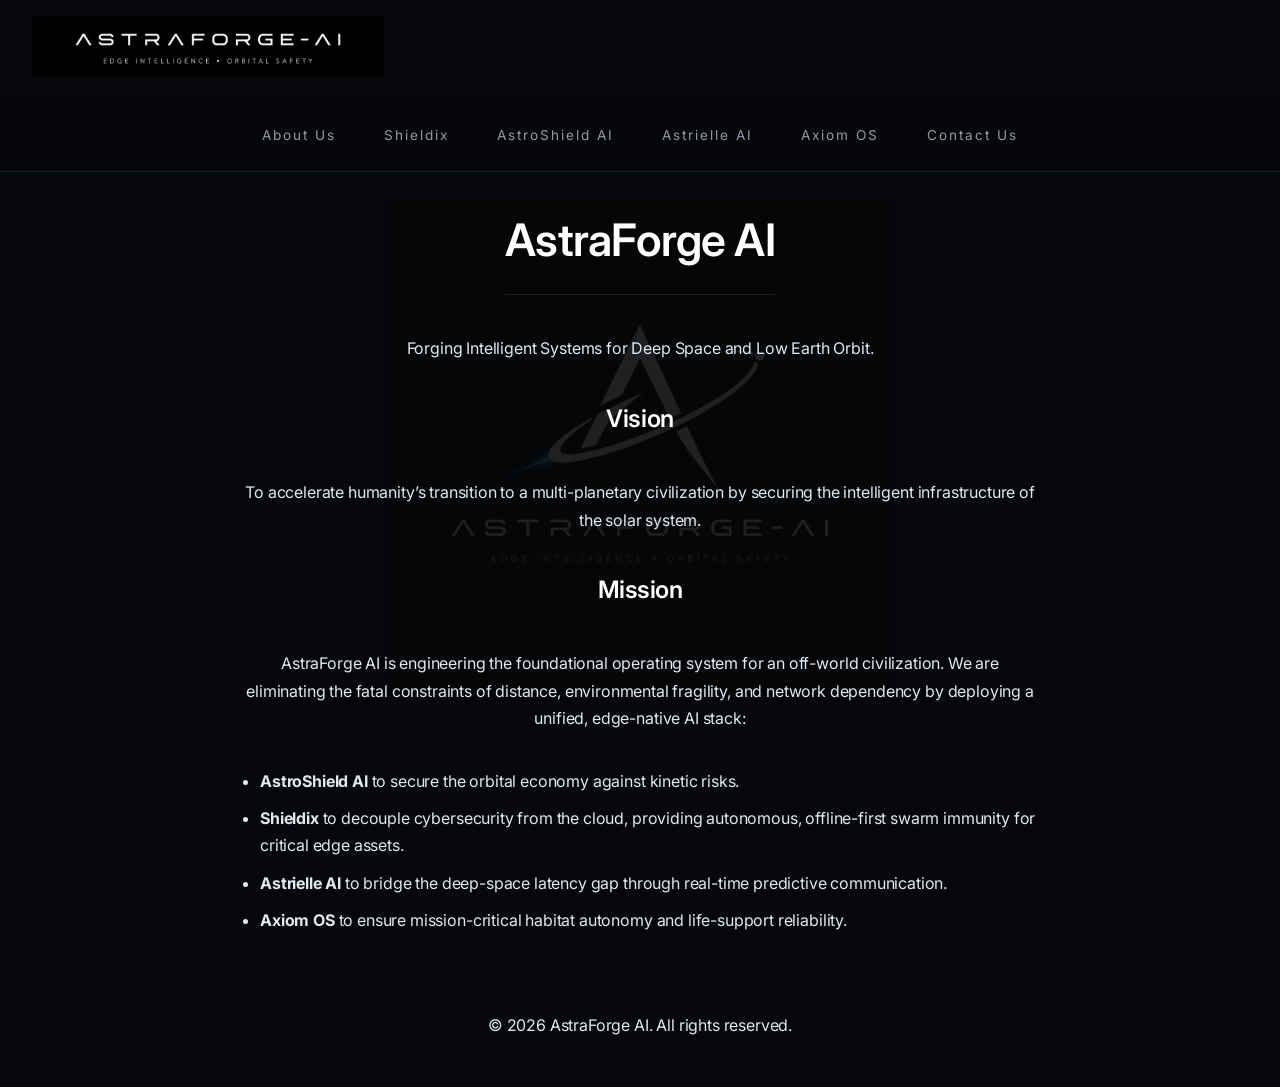
<file: index.html>
<!DOCTYPE html>
<html lang="en">
<head>
    <meta charset="UTF-8">
    <meta name="viewport" content="width=device-width, initial-scale=1.0">
    <title>AstraForge AI</title>
    <link rel="stylesheet" href="style.css?v=20">
    <link rel="icon" type="image/png" href="favicon.png">
</head>
<body>
<div class="top-logo-wrapper">
    <img src="name.png" alt="AstraForge AI Logo" class="top-logo">
</div>
    <nav>
        <a href="index.html">About Us</a>
        <a href="shieldix.html">Shieldix</a>
        <a href="astroshield.html">AstroShield AI</a>
        <a href="astrielle.html">Astrielle AI</a>
        <a href="axiom-os.html">Axiom OS</a>
        <a href="contact.html">Contact Us</a>
    </nav>

    <div class="container">
        <h1>AstraForge AI</h1>
        <p>Forging Intelligent Systems for Deep Space and Low Earth Orbit.</p>

        <h2>Vision</h2>
        <p>To accelerate humanity’s transition to a multi-planetary civilization by securing the intelligent infrastructure of the solar system.</p>

        <h2>Mission</h2>
        <p>AstraForge AI is engineering the foundational operating system for an off-world civilization. We are eliminating the fatal constraints of distance, environmental fragility, and network dependency by deploying a unified, edge-native AI stack:</p>
        
        <ul>
            <li><strong>AstroShield AI</strong> to secure the orbital economy against kinetic risks.</li>
            <li><strong>Shieldix</strong> to decouple cybersecurity from the cloud, providing autonomous, offline-first swarm immunity for critical edge assets.</li>
            <li><strong>Astrielle AI</strong> to bridge the deep-space latency gap through real-time predictive communication.</li>
            <li><strong>Axiom OS</strong> to ensure mission-critical habitat autonomy and life-support reliability.</li>
        </ul>
        
    </div>
<footer>
    <div class="container">
        <p>&copy; 2026 AstraForge AI. All rights reserved.</p>
    </div>
</footer>
</body>
</html>
</file>
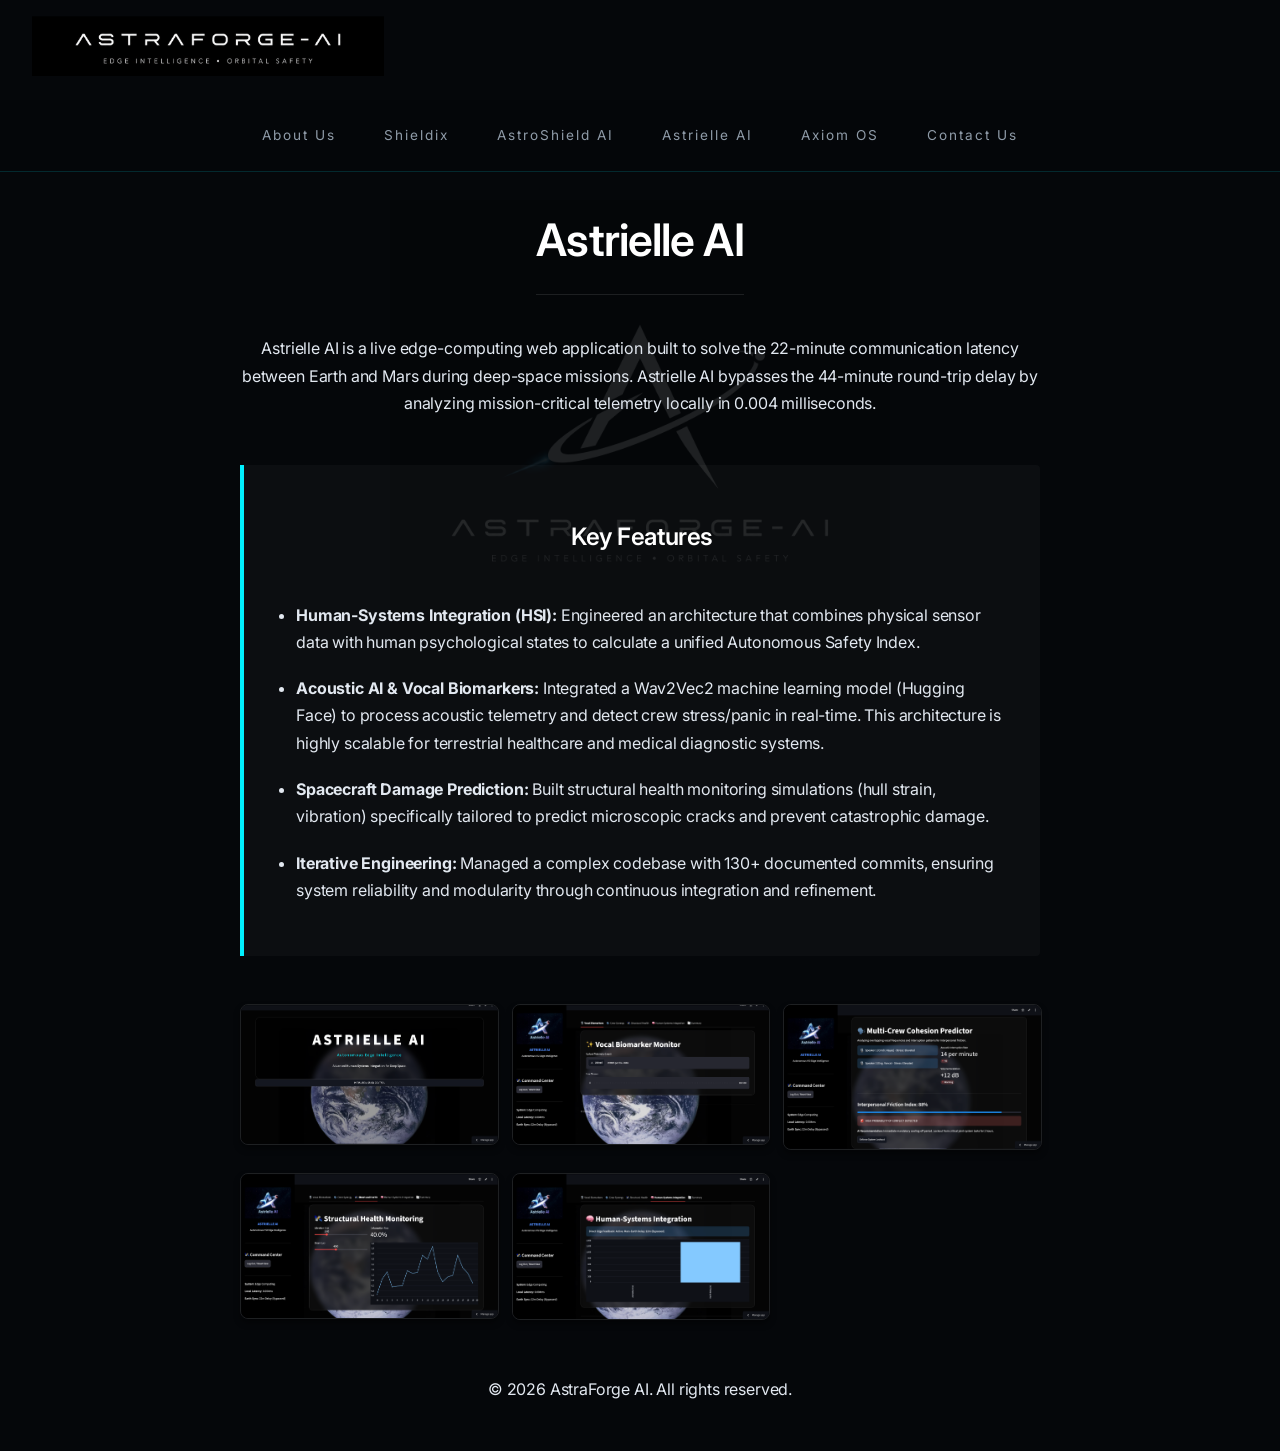
<file: astrielle.html>
<!DOCTYPE html>
<html lang="en">
<head>
    <meta charset="UTF-8">
    <meta name="viewport" content="width=device-width, initial-scale=1.0">
    <title>Astrielle AI | AstraForge</title>
    <link rel="stylesheet" href="style.css?v=14">
    <link rel="icon" type="image/png" href="favicon.png">
</head>
<body>
<div class="top-logo-wrapper">
    <img src="name.png" alt="AstraForge AI Logo" class="top-logo">
</div>
   <nav>
        <a href="index.html">About Us</a>
        <a href="shieldix.html">Shieldix</a>
        <a href="astroshield.html">AstroShield AI</a>
        <a href="astrielle.html">Astrielle AI</a>
        <a href="axiom-os.html">Axiom OS</a>
        <a href="contact.html">Contact Us</a>
    </nav>

    <div class="container">
        <h1>Astrielle AI</h1>
        <p>Astrielle AI is a live edge-computing web application built to solve the 22-minute communication latency between Earth and Mars during deep-space missions. Astrielle AI bypasses the 44-minute round-trip delay by analyzing mission-critical telemetry locally in 0.004 milliseconds.</p>

        <div class="tech-box">
            <h2>Key Features</h2>
            <ul>
                <li><strong>Human-Systems Integration (HSI):</strong> Engineered an architecture that combines physical sensor data with human psychological states to calculate a unified Autonomous Safety Index.</li>
                <li><strong>Acoustic AI & Vocal Biomarkers:</strong> Integrated a Wav2Vec2 machine learning model (Hugging Face) to process acoustic telemetry and detect crew stress/panic in real-time. This architecture is highly scalable for terrestrial healthcare and medical diagnostic systems.</li>
                <li><strong>Spacecraft Damage Prediction:</strong> Built structural health monitoring simulations (hull strain, vibration) specifically tailored to predict microscopic cracks and prevent catastrophic damage.</li>
                <li><strong>Iterative Engineering:</strong> Managed a complex codebase with 130+ documented commits, ensuring system reliability and modularity through continuous integration and refinement.</li>
            </ul>
        </div>

        <div class="image-gallery">
            <a href="a1.png" target="_blank"><img src="a1.png" alt="Astrielle AI Milestone 1"></a>
            <a href="a2.png" target="_blank"><img src="a2.png" alt="Astrielle AI Milestone 2"></a>
            <a href="a3.png" target="_blank"><img src="a3.png" alt="Astrielle AI Milestone 3"></a>
            <a href="a4.png" target="_blank"><img src="a4.png" alt="Astrielle AI Milestone 4"></a>
            <a href="a5.png" target="_blank"><img src="a5.png" alt="Astrielle AI Milestone 5"></a>
        </div>
    </div>
    <footer>
    <div class="container">
        <p>&copy; 2026 AstraForge AI. All rights reserved.</p>
    </div>
</footer>
</body>
</html>
</file>
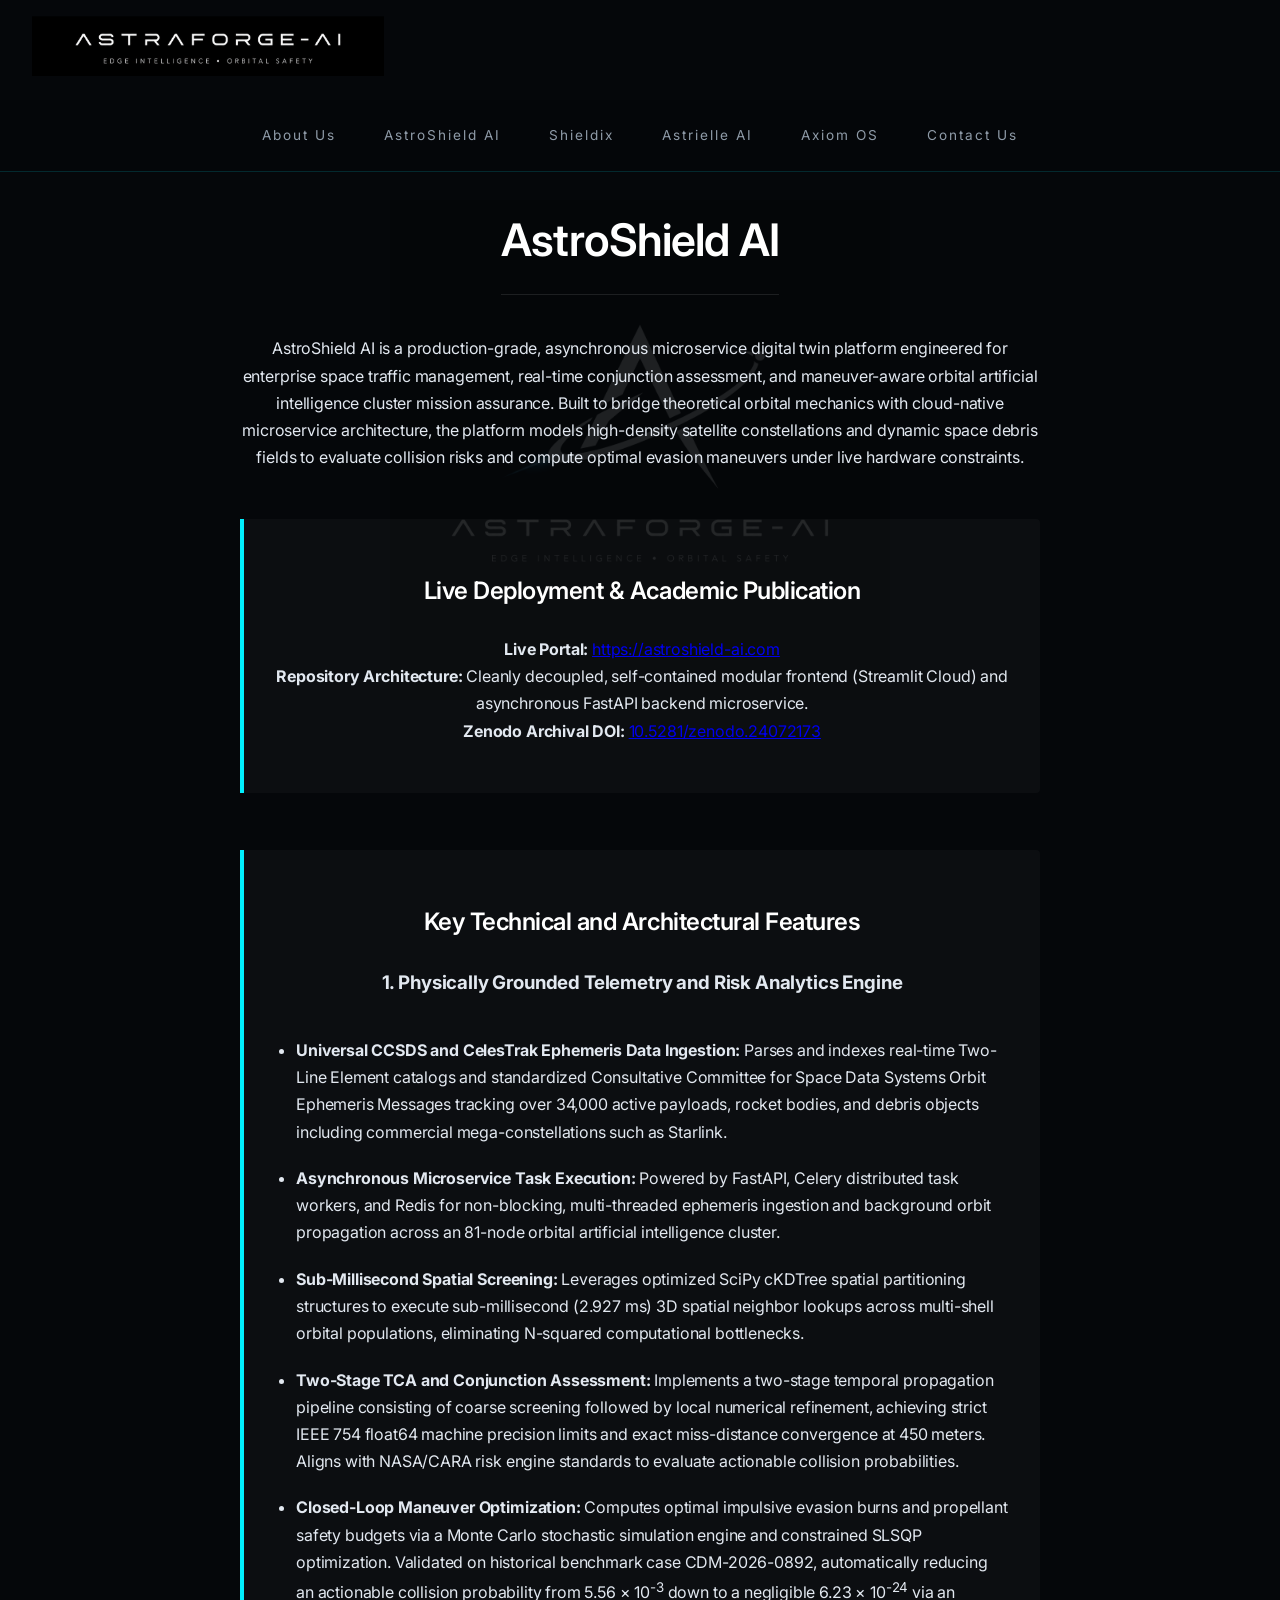
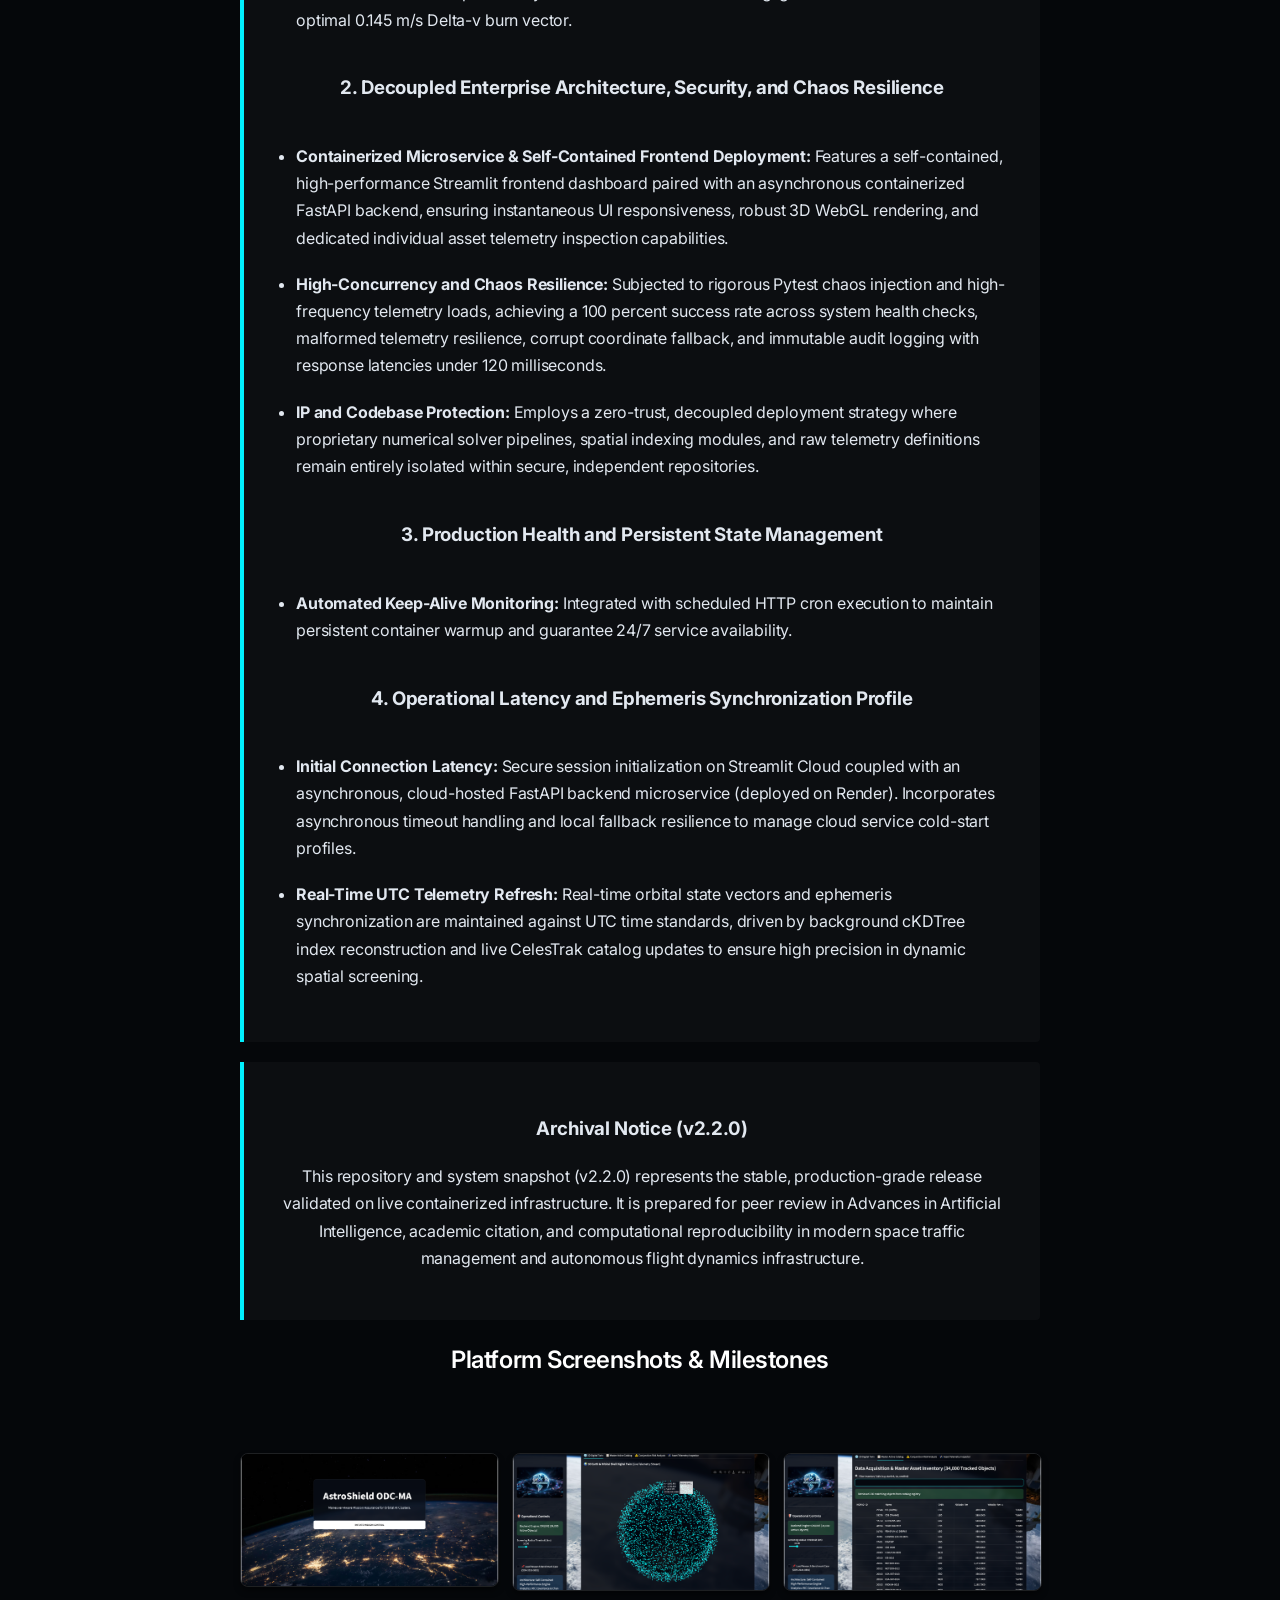
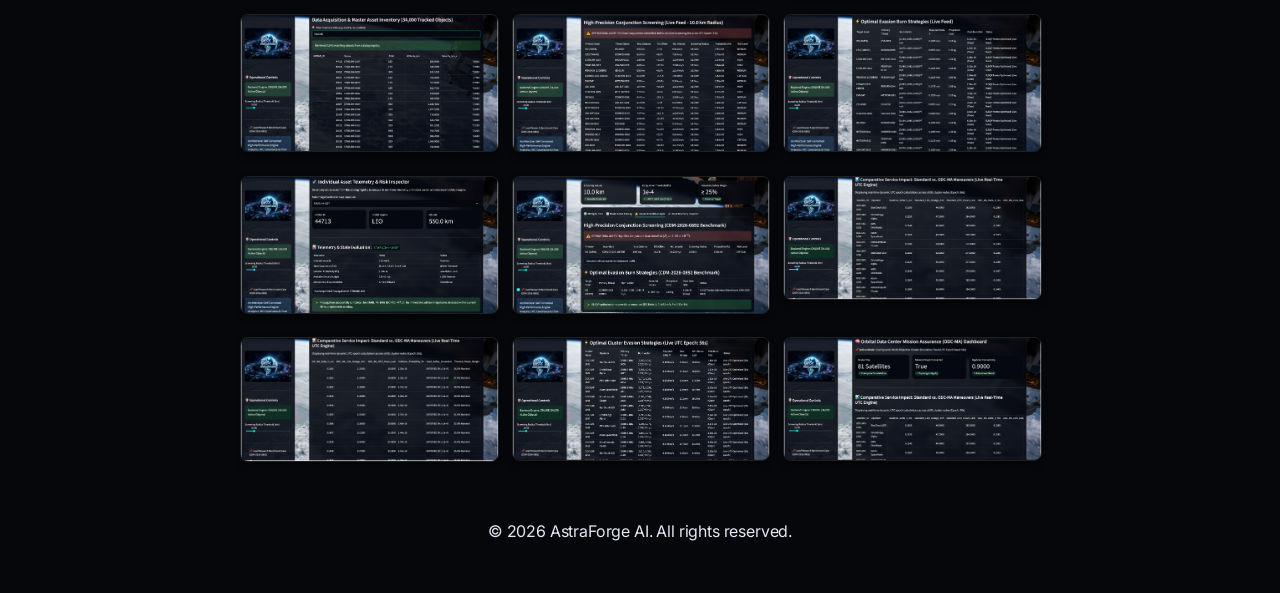
<file: astroshield.html>
<!DOCTYPE html>
<html lang="en">
<head>
    <meta charset="UTF-8">
    <meta name="viewport" content="width=device-width, initial-scale=1.0">
    <title>AstroShield AI | AstraForge AI</title>
    <link rel="stylesheet" href="style.css?v=22">
    <link rel="icon" type="image/png" href="favicon.png">
</head>
<body>
<div class="top-logo-wrapper">
    <img src="name.png" alt="AstraForge AI Logo" class="top-logo">
</div>
    <nav>
        <a href="index.html">About Us</a>
        <a href="astroshield.html">AstroShield AI</a>
        <a href="shieldix.html">Shieldix</a>
        <a href="astrielle.html">Astrielle AI</a>
        <a href="axiom-os.html">Axiom OS</a>
        <a href="contact.html">Contact Us</a>
    </nav>

    <div class="container">
        <h1>AstroShield AI</h1>
        <p>AstroShield AI is a production-grade, asynchronous microservice digital twin platform engineered for enterprise space traffic management, real-time conjunction assessment, and maneuver-aware orbital artificial intelligence cluster mission assurance. Built to bridge theoretical orbital mechanics with cloud-native microservice architecture, the platform models high-density satellite constellations and dynamic space debris fields to evaluate collision risks and compute optimal evasion maneuvers under live hardware constraints.</p>

        <!-- Publication & Live App Links -->
        <div class="tech-box" style="margin-bottom: 25px;">
            <h2>Live Deployment &amp; Academic Publication</h2>
            <p>
                <strong>Live Portal:</strong> <a href="https://astroshield-ai.com" target="_blank">https://astroshield-ai.com</a><br>
                <strong>Repository Architecture:</strong> Cleanly decoupled, self-contained modular frontend (Streamlit Cloud) and asynchronous FastAPI backend microservice.<br>
                <strong>Zenodo Archival DOI:</strong> <a href="https://doi.org/10.5281/zenodo.24072173" target="_blank">10.5281/zenodo.24072173</a>
            </p>
        </div>

        <div class="tech-box">
            <h2>Key Technical and Architectural Features</h2>
            
            <h3>1. Physically Grounded Telemetry and Risk Analytics Engine</h3>
            <ul>
                <li><strong>Universal CCSDS and CelesTrak Ephemeris Data Ingestion:</strong> Parses and indexes real-time Two-Line Element catalogs and standardized Consultative Committee for Space Data Systems Orbit Ephemeris Messages tracking over 34,000 active payloads, rocket bodies, and debris objects including commercial mega-constellations such as Starlink.</li>
                <li><strong>Asynchronous Microservice Task Execution:</strong> Powered by FastAPI, Celery distributed task workers, and Redis for non-blocking, multi-threaded ephemeris ingestion and background orbit propagation across an 81-node orbital artificial intelligence cluster.</li>
                <li><strong>Sub-Millisecond Spatial Screening:</strong> Leverages optimized SciPy cKDTree spatial partitioning structures to execute sub-millisecond (2.927 ms) 3D spatial neighbor lookups across multi-shell orbital populations, eliminating N-squared computational bottlenecks.</li>
                <li><strong>Two-Stage TCA and Conjunction Assessment:</strong> Implements a two-stage temporal propagation pipeline consisting of coarse screening followed by local numerical refinement, achieving strict IEEE 754 float64 machine precision limits and exact miss-distance convergence at 450 meters. Aligns with NASA/CARA risk engine standards to evaluate actionable collision probabilities.</li>
                <li><strong>Closed-Loop Maneuver Optimization:</strong> Computes optimal impulsive evasion burns and propellant safety budgets via a Monte Carlo stochastic simulation engine and constrained SLSQP optimization. Validated on historical benchmark case CDM-2026-0892, automatically reducing an actionable collision probability from 5.56 × 10<sup>-3</sup> down to a negligible 6.23 × 10<sup>-24</sup> via an optimal 0.145 m/s Delta-v burn vector.</li>
            </ul>

            <h3>2. Decoupled Enterprise Architecture, Security, and Chaos Resilience</h3>
            <ul>
                <li><strong>Containerized Microservice &amp; Self-Contained Frontend Deployment:</strong> Features a self-contained, high-performance Streamlit frontend dashboard paired with an asynchronous containerized FastAPI backend, ensuring instantaneous UI responsiveness, robust 3D WebGL rendering, and dedicated individual asset telemetry inspection capabilities.</li>
                <li><strong>High-Concurrency and Chaos Resilience:</strong> Subjected to rigorous Pytest chaos injection and high-frequency telemetry loads, achieving a 100 percent success rate across system health checks, malformed telemetry resilience, corrupt coordinate fallback, and immutable audit logging with response latencies under 120 milliseconds.</li>
                <li><strong>IP and Codebase Protection:</strong> Employs a zero-trust, decoupled deployment strategy where proprietary numerical solver pipelines, spatial indexing modules, and raw telemetry definitions remain entirely isolated within secure, independent repositories.</li>
            </ul>

            <h3>3. Production Health and Persistent State Management</h3>
            <ul>
                <li><strong>Automated Keep-Alive Monitoring:</strong> Integrated with scheduled HTTP cron execution to maintain persistent container warmup and guarantee 24/7 service availability.</li>
            </ul>

            <h3>4. Operational Latency and Ephemeris Synchronization Profile</h3>
            <ul>
                <li><strong>Initial Connection Latency:</strong> Secure session initialization on Streamlit Cloud coupled with an asynchronous, cloud-hosted FastAPI backend microservice (deployed on Render). Incorporates asynchronous timeout handling and local fallback resilience to manage cloud service cold-start profiles.</li>
                <li><strong>Real-Time UTC Telemetry Refresh:</strong> Real-time orbital state vectors and ephemeris synchronization are maintained against UTC time standards, driven by background cKDTree index reconstruction and live CelesTrak catalog updates to ensure high precision in dynamic spatial screening.</li>
            </ul>
        </div>

        <div class="tech-box" style="margin-top: 20px;">
            <h3>Archival Notice (v2.2.0)</h3>
            <p>This repository and system snapshot (v2.2.0) represents the stable, production-grade release validated on live containerized infrastructure. It is prepared for peer review in Advances in Artificial Intelligence, academic citation, and computational reproducibility in modern space traffic management and autonomous flight dynamics infrastructure.</p>
        </div>

        <h2>Platform Screenshots &amp; Milestones</h2>
        <div class="image-gallery">
            <a href="s0.png" target="_blank"><img src="s0.png" alt="AstroShield AI Milestone 0"></a>
            <a href="s1.png" target="_blank"><img src="s1.png" alt="AstroShield AI Milestone 1"></a>
            <a href="s2.png" target="_blank"><img src="s2.png" alt="AstroShield AI Milestone 2"></a>
            <a href="s3.png" target="_blank"><img src="s3.png" alt="AstroShield AI Milestone 3"></a>
            <a href="s4.png" target="_blank"><img src="s4.png" alt="AstroShield AI Milestone 4"></a>
            <a href="s5.png" target="_blank"><img src="s5.png" alt="AstroShield AI Milestone 5"></a>
            <a href="s6.png" target="_blank"><img src="s6.png" alt="AstroShield AI Milestone 6"></a>
            <a href="s7.png" target="_blank"><img src="s7.png" alt="AstroShield AI Milestone 7"></a>
            <a href="s8.png" target="_blank"><img src="s8.png" alt="AstroShield AI Milestone 8"></a>
            <a href="s9.png" target="_blank"><img src="s9.png" alt="AstroShield AI Milestone 9"></a>
            <a href="s10.png" target="_blank"><img src="s10.png" alt="AstroShield AI Milestone 10"></a>
            <a href="s11.png" target="_blank"><img src="s11.png" alt="AstroShield AI Milestone 11"></a>
        </div>
    </div>

    <footer>
        <div class="container">
            <p>&copy; 2026 AstraForge AI. All rights reserved.</p>
        </div>
    </footer>
</body>
</html>
</file>
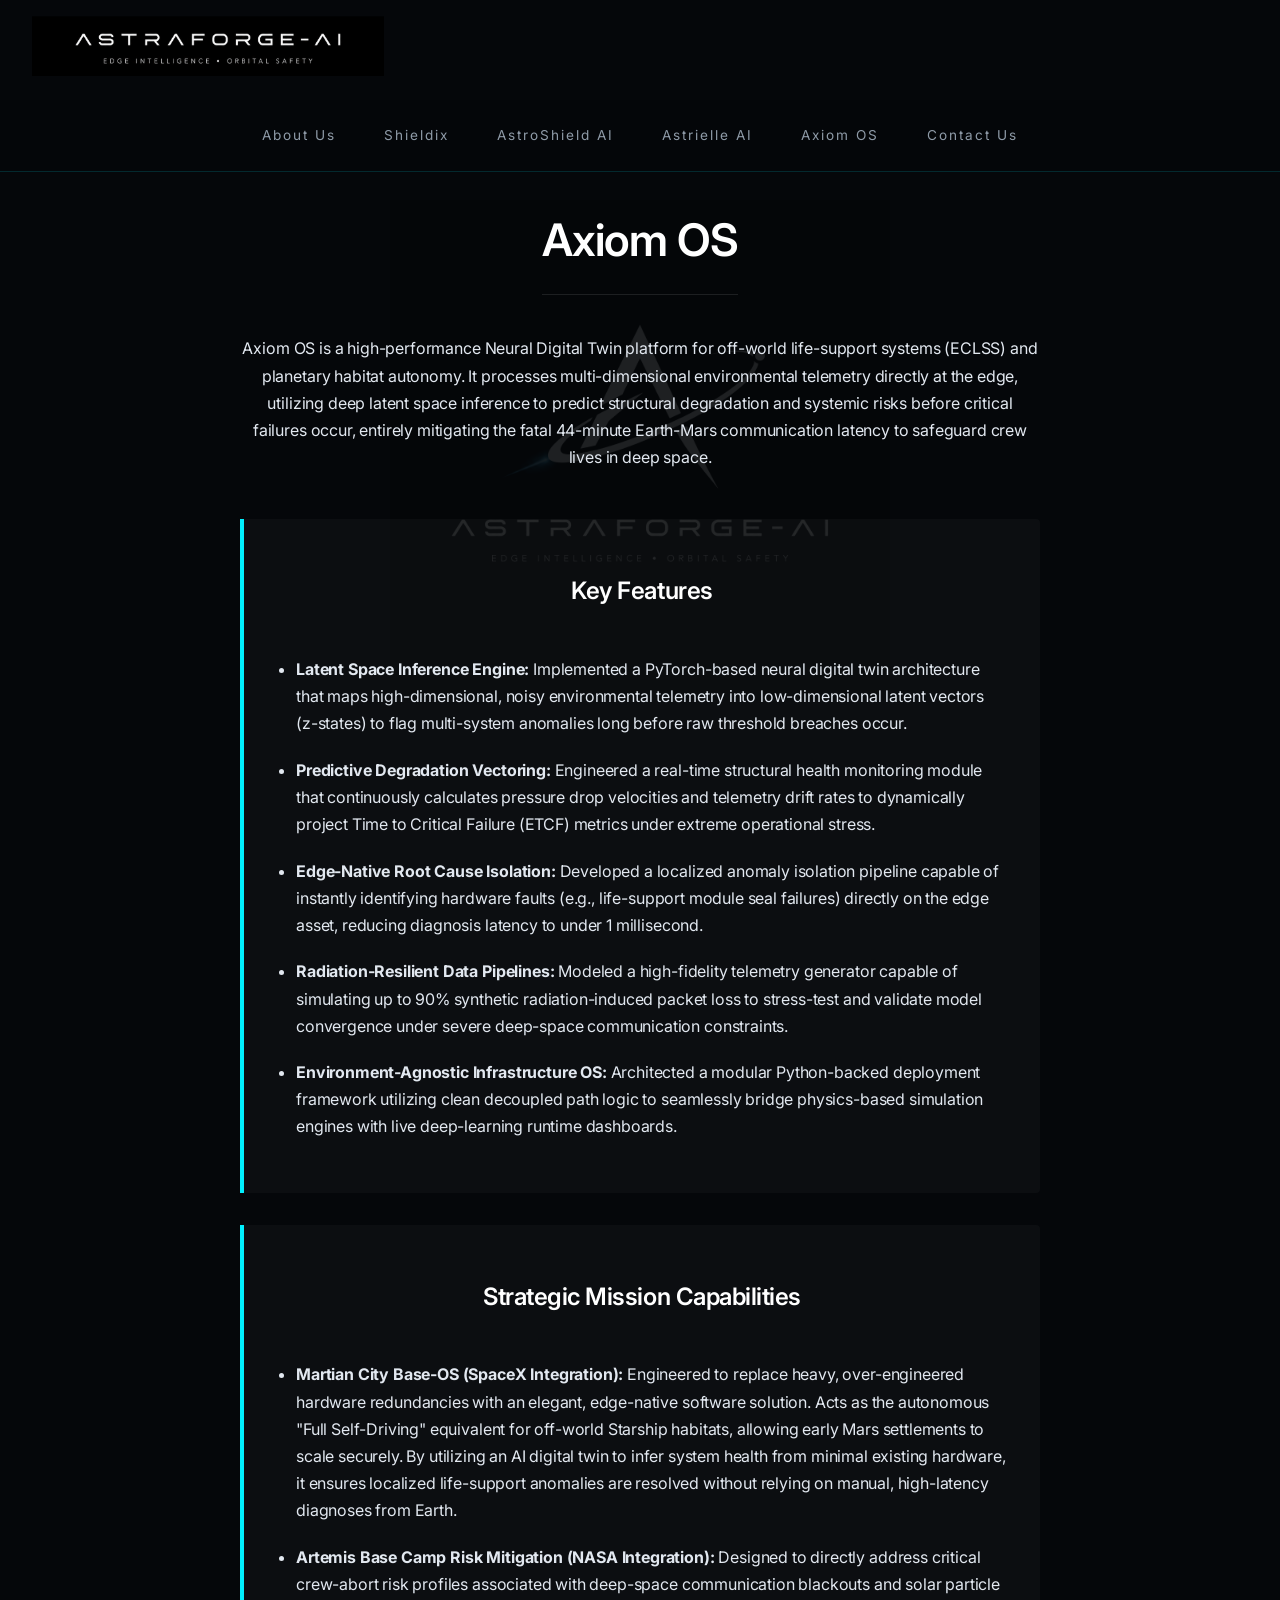
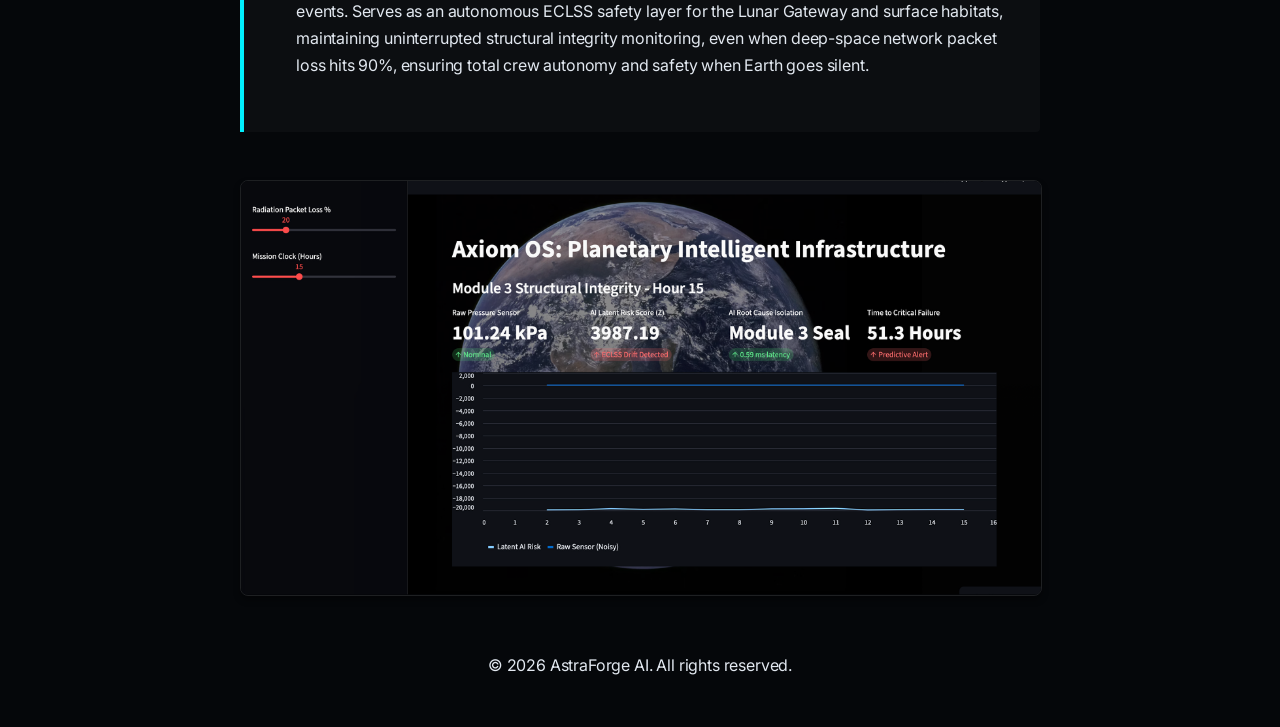
<file: axiom-os.html>
<!DOCTYPE html>
<html lang="en">
<head>
    <meta charset="UTF-8">
    <meta name="viewport" content="width=device-width, initial-scale=1.0">
    <title>Axiom OS | AstraForge</title>
    <link rel="stylesheet" href="style.css?v=16">
    <link rel="icon" type="image/png" href="favicon.png">
</head>
<body>
<div class="top-logo-wrapper">
    <img src="name.png" alt="AstraForge AI Logo" class="top-logo">
</div>
    <nav>
        <a href="index.html">About Us</a>
        <a href="shieldix.html">Shieldix</a>
        <a href="astroshield.html">AstroShield AI</a>
        <a href="astrielle.html">Astrielle AI</a>
        <a href="axiom-os.html">Axiom OS</a>
        <a href="contact.html">Contact Us</a>
    </nav>

    <div class="container">
        <h1>Axiom OS</h1>
        <p>Axiom OS is a high-performance Neural Digital Twin platform for off-world life-support systems (ECLSS) and planetary habitat autonomy. It processes multi-dimensional environmental telemetry directly at the edge, utilizing deep latent space inference to predict structural degradation and systemic risks before critical failures occur, entirely mitigating the fatal 44-minute Earth-Mars communication latency to safeguard crew lives in deep space.</p>

        <div class="tech-box">
            <h2>Key Features</h2>
            <ul>
                <li><strong>Latent Space Inference Engine:</strong> Implemented a PyTorch-based neural digital twin architecture that maps high-dimensional, noisy environmental telemetry into low-dimensional latent vectors (z-states) to flag multi-system anomalies long before raw threshold breaches occur.</li>
                <li><strong>Predictive Degradation Vectoring:</strong> Engineered a real-time structural health monitoring module that continuously calculates pressure drop velocities and telemetry drift rates to dynamically project Time to Critical Failure (ETCF) metrics under extreme operational stress.</li>
                <li><strong>Edge-Native Root Cause Isolation:</strong> Developed a localized anomaly isolation pipeline capable of instantly identifying hardware faults (e.g., life-support module seal failures) directly on the edge asset, reducing diagnosis latency to under 1 millisecond.</li>
                <li><strong>Radiation-Resilient Data Pipelines:</strong> Modeled a high-fidelity telemetry generator capable of simulating up to 90% synthetic radiation-induced packet loss to stress-test and validate model convergence under severe deep-space communication constraints.</li>
                <li><strong>Environment-Agnostic Infrastructure OS:</strong> Architected a modular Python-backed deployment framework utilizing clean decoupled path logic to seamlessly bridge physics-based simulation engines with live deep-learning runtime dashboards.</li>
            </ul>
        </div>

        <div class="tech-box">
            <h2>Strategic Mission Capabilities</h2>
            <ul>
                <li><strong>Martian City Base-OS (SpaceX Integration):</strong> Engineered to replace heavy, over-engineered hardware redundancies with an elegant, edge-native software solution. Acts as the autonomous "Full Self-Driving" equivalent for off-world Starship habitats, allowing early Mars settlements to scale securely. By utilizing an AI digital twin to infer system health from minimal existing hardware, it ensures localized life-support anomalies are resolved without relying on manual, high-latency diagnoses from Earth.</li>
                <li><strong>Artemis Base Camp Risk Mitigation (NASA Integration):</strong> Designed to directly address critical crew-abort risk profiles associated with deep-space communication blackouts and solar particle events. Serves as an autonomous ECLSS safety layer for the Lunar Gateway and surface habitats, maintaining uninterrupted structural integrity monitoring, even when deep-space network packet loss hits 90%, ensuring total crew autonomy and safety when Earth goes silent.</li>
            </ul>
        </div>

        <div class="image-gallery">
            <a href="axiom-photo.png" target="_blank"><img src="axiom-photo.png" alt="Axiom OS Interface or Diagram"></a>
        </div>
    </div>
    <footer>
    <div class="container">
        <p>&copy; 2026 AstraForge AI. All rights reserved.</p>
    </div>
</footer>
</body>
</html>
</file>
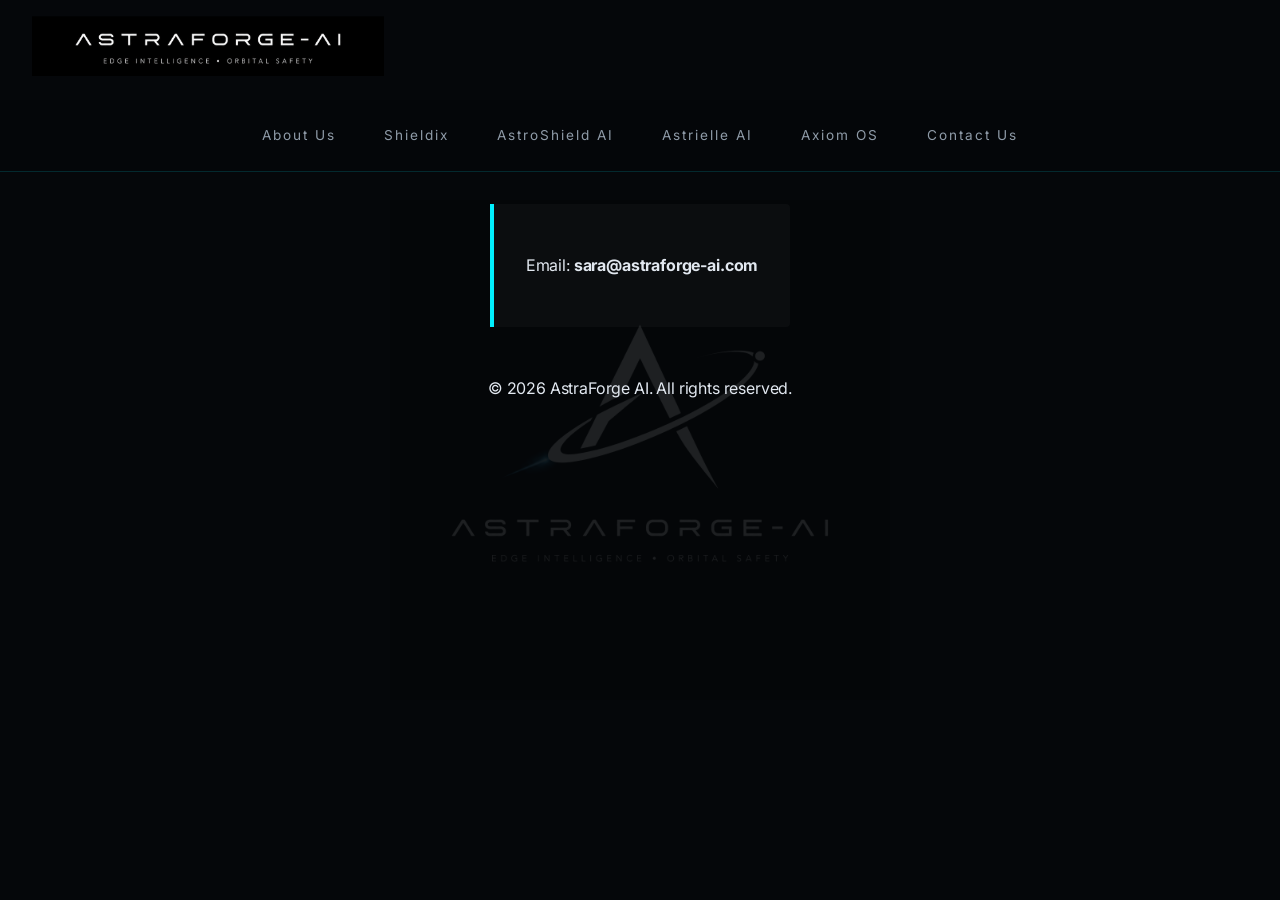
<file: contact.html>
<!DOCTYPE html>
<html lang="en">
<head>
    <meta charset="UTF-8">
    <meta name="viewport" content="width=device-width, initial-scale=1.0">
    <title>Contact Us | AstraForge</title>
    <link rel="stylesheet" href="style.css?v=17">
    <link rel="icon" type="image/png" href="favicon.png">
</head>
<body>
<div class="top-logo-wrapper">
    <img src="name.png" alt="AstraForge AI Logo" class="top-logo">
</div>
   <nav>
        <a href="index.html">About Us</a>
        <a href="shieldix.html">Shieldix</a>
        <a href="astroshield.html">AstroShield AI</a>
        <a href="astrielle.html">Astrielle AI</a>
        <a href="axiom-os.html">Axiom OS</a>
        <a href="contact.html">Contact Us</a>
    </nav>

    <div class="container">
        <div class="tech-box">
            <p>Email: <strong>sara@astraforge-ai.com</strong></p>
        </div>
        
    </div>
<footer>
    <div class="container">
        <p>&copy; 2026 AstraForge AI. All rights reserved.</p>
    </div>
</footer>
</body>
</html>
</file>
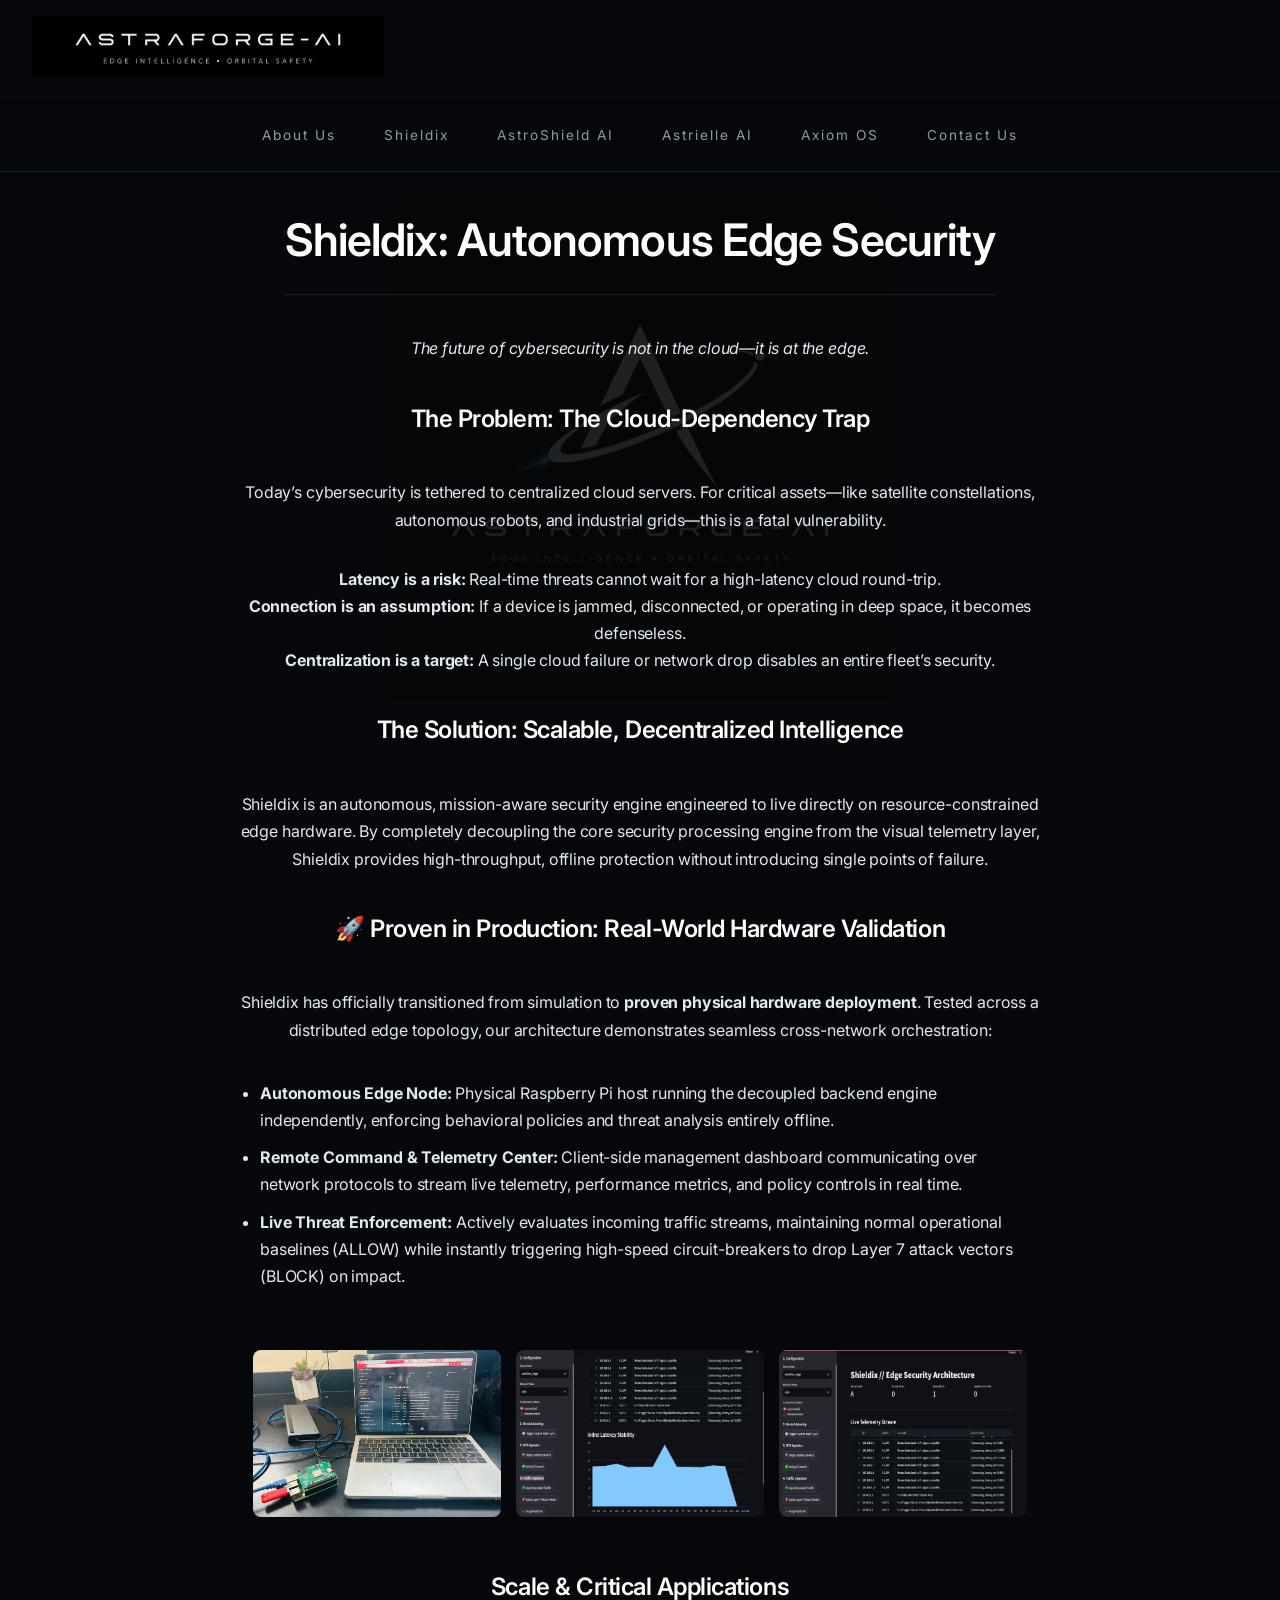
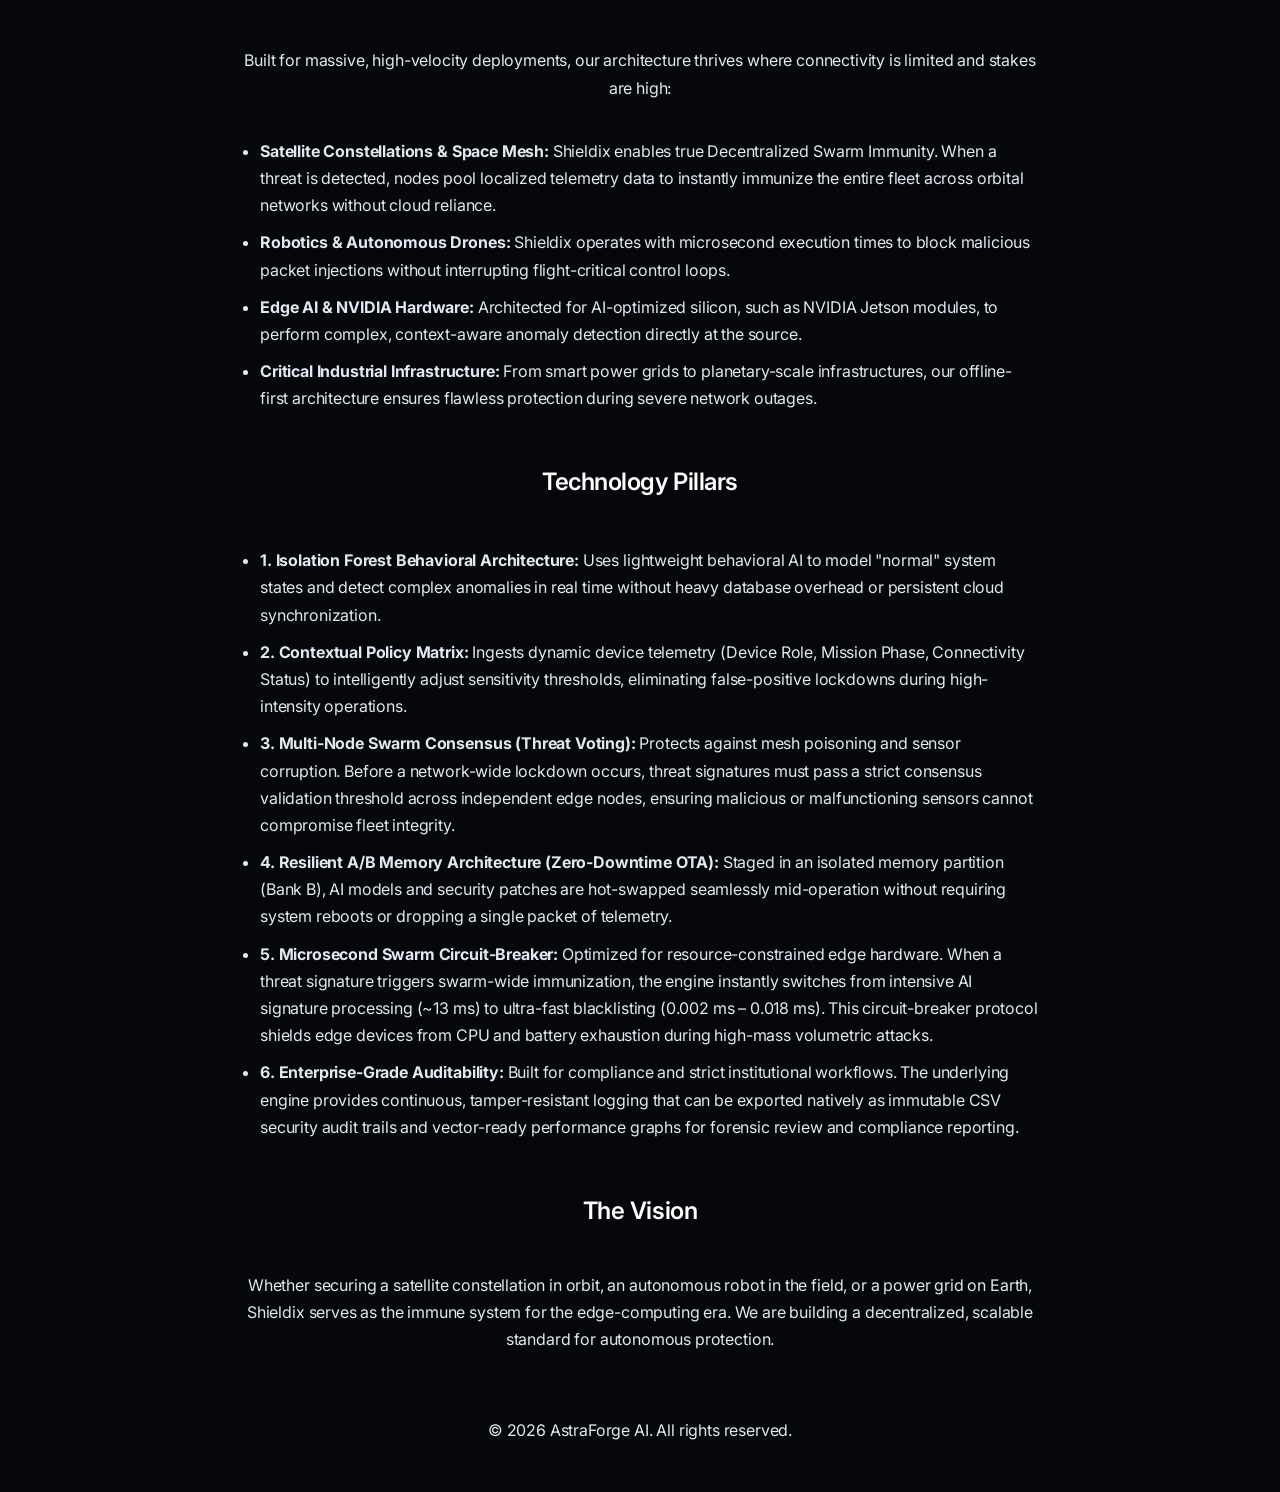
<file: shieldix.html>
<!DOCTYPE html>
<html lang="en">
<head>
    <meta charset="UTF-8">
    <meta name="viewport" content="width=device-width, initial-scale=1.0">
    <title>Shieldix | AstraForge AI</title>
    <link rel="stylesheet" href="style.css?v=15">
    <link rel="icon" type="image/png" href="favicon.png">
</head>
<body>
<div class="top-logo-wrapper">
    <img src="name.png" alt="AstraForge AI Logo" class="top-logo">
</div>
    <nav>
        <a href="index.html">About Us</a>
        <a href="shieldix.html">Shieldix</a>
        <a href="astroshield.html">AstroShield AI</a>
        <a href="astrielle.html">Astrielle AI</a>
        <a href="axiom-os.html">Axiom OS</a>
        <a href="contact.html">Contact Us</a>
    </nav>

    <div class="container">
        <h1>Shieldix: Autonomous Edge Security</h1>
        <p><em>The future of cybersecurity is not in the cloud—it is at the edge.</em></p>

        <h2>The Problem: The Cloud-Dependency Trap</h2>
        <p>Today’s cybersecurity is tethered to centralized cloud servers. For critical assets—like satellite constellations, autonomous robots, and industrial grids—this is a fatal vulnerability.</p>
        <p><strong>Latency is a risk:</strong> Real-time threats cannot wait for a high-latency cloud round-trip.<br>
        <strong>Connection is an assumption:</strong> If a device is jammed, disconnected, or operating in deep space, it becomes defenseless.<br>
        <strong>Centralization is a target:</strong> A single cloud failure or network drop disables an entire fleet’s security.</p>

        <h2>The Solution: Scalable, Decentralized Intelligence</h2>
        <p>Shieldix is an autonomous, mission-aware security engine engineered to live directly on resource-constrained edge hardware. By completely decoupling the core security processing engine from the visual telemetry layer, Shieldix provides high-throughput, offline protection without introducing single points of failure.</p>

        <h2>🚀 Proven in Production: Real-World Hardware Validation</h2>
        <p>Shieldix has officially transitioned from simulation to <strong>proven physical hardware deployment</strong>. Tested across a distributed edge topology, our architecture demonstrates seamless cross-network orchestration:</p>
        <ul>
            <li><strong>Autonomous Edge Node:</strong> Physical Raspberry Pi host running the decoupled backend engine independently, enforcing behavioral policies and threat analysis entirely offline.</li>
            <li><strong>Remote Command & Telemetry Center:</strong> Client-side management dashboard communicating over network protocols to stream live telemetry, performance metrics, and policy controls in real time.</li>
            <li><strong>Live Threat Enforcement:</strong> Actively evaluates incoming traffic streams, maintaining normal operational baselines (ALLOW) while instantly triggering high-speed circuit-breakers to drop Layer 7 attack vectors (BLOCK) on impact.</li>
        </ul>

        <!-- Live Hardware Gallery Section (Click to Zoom) -->
        <div style="display: flex; justify-content: center; gap: 15px; margin: 30px 0; flex-wrap: wrap;">
            <img src="a7.png" alt="Shieldix Autonomous Edge Engine Execution" style="max-width: 31%; height: auto; border-radius: 8px; cursor: pointer; transition: transform 0.2s ease-in-out;" onclick="openZoomModal(this)" onmouseover="this.style.transform='scale(1.03)'" onmouseout="this.style.transform='scale(1)'">
            <img src="a8.png" alt="Shieldix Live Control Center Dashboard" style="max-width: 31%; height: auto; border-radius: 8px; cursor: pointer; transition: transform 0.2s ease-in-out;" onclick="openZoomModal(this)" onmouseover="this.style.transform='scale(1.03)'" onmouseout="this.style.transform='scale(1)'">
            <img src="a9.png" alt="Shieldix Real-Time Telemetry & Latency Stability" style="max-width: 31%; height: auto; border-radius: 8px; cursor: pointer; transition: transform 0.2s ease-in-out;" onclick="openZoomModal(this)" onmouseover="this.style.transform='scale(1.03)'" onmouseout="this.style.transform='scale(1)'">
        </div>
        <!-- End Image Section -->

        <h2>Scale & Critical Applications</h2>
        <p>Built for massive, high-velocity deployments, our architecture thrives where connectivity is limited and stakes are high:</p>
        <ul>
            <li><strong>Satellite Constellations & Space Mesh:</strong> Shieldix enables true Decentralized Swarm Immunity. When a threat is detected, nodes pool localized telemetry data to instantly immunize the entire fleet across orbital networks without cloud reliance.</li>
            <li><strong>Robotics & Autonomous Drones:</strong> Shieldix operates with microsecond execution times to block malicious packet injections without interrupting flight-critical control loops.</li>
            <li><strong>Edge AI & NVIDIA Hardware:</strong> Architected for AI-optimized silicon, such as NVIDIA Jetson modules, to perform complex, context-aware anomaly detection directly at the source.</li>
            <li><strong>Critical Industrial Infrastructure:</strong> From smart power grids to planetary-scale infrastructures, our offline-first architecture ensures flawless protection during severe network outages.</li>
        </ul>

        <h2>Technology Pillars</h2>
        <ul>
            <li><strong>1. Isolation Forest Behavioral Architecture:</strong> Uses lightweight behavioral AI to model "normal" system states and detect complex anomalies in real time without heavy database overhead or persistent cloud synchronization.</li>
            <li><strong>2. Contextual Policy Matrix:</strong> Ingests dynamic device telemetry (Device Role, Mission Phase, Connectivity Status) to intelligently adjust sensitivity thresholds, eliminating false-positive lockdowns during high-intensity operations.</li>
            <li><strong>3. Multi-Node Swarm Consensus (Threat Voting):</strong> Protects against mesh poisoning and sensor corruption. Before a network-wide lockdown occurs, threat signatures must pass a strict consensus validation threshold across independent edge nodes, ensuring malicious or malfunctioning sensors cannot compromise fleet integrity.</li>
            <li><strong>4. Resilient A/B Memory Architecture (Zero-Downtime OTA):</strong> Staged in an isolated memory partition (Bank B), AI models and security patches are hot-swapped seamlessly mid-operation without requiring system reboots or dropping a single packet of telemetry.</li>
            <li><strong>5. Microsecond Swarm Circuit-Breaker:</strong> Optimized for resource-constrained edge hardware. When a threat signature triggers swarm-wide immunization, the engine instantly switches from intensive AI signature processing (~13 ms) to ultra-fast blacklisting (0.002 ms – 0.018 ms). This circuit-breaker protocol shields edge devices from CPU and battery exhaustion during high-mass volumetric attacks.</li>
            <li><strong>6. Enterprise-Grade Auditability:</strong> Built for compliance and strict institutional workflows. The underlying engine provides continuous, tamper-resistant logging that can be exported natively as immutable CSV security audit trails and vector-ready performance graphs for forensic review and compliance reporting.</li>
        </ul>

        <h2>The Vision</h2>
        <p>Whether securing a satellite constellation in orbit, an autonomous robot in the field, or a power grid on Earth, Shieldix serves as the immune system for the edge-computing era. We are building a decentralized, scalable standard for autonomous protection.</p>
    </div>

<footer>
    <div class="container">
        <p>&copy; 2026 AstraForge AI. All rights reserved.</p>
    </div>
</footer>

<!-- Zoom Modal Overlay -->
<div id="zoomModal" style="display: none; position: fixed; z-index: 9999; left: 0; top: 0; width: 100%; height: 100%; overflow: auto; background-color: rgba(0, 0, 0, 0.85); cursor: zoom-out;" onclick="closeZoomModal()">
    <img id="zoomedImage" style="margin: auto; display: block; max-width: 90%; max-height: 90vh; margin-top: 5vh; border-radius: 8px; box-shadow: 0 4px 15px rgba(0,0,0,0.5);">
</div>

<!-- Zoom Modal Script -->
<script>
    function openZoomModal(element) {
        document.getElementById('zoomModal').style.display = 'block';
        document.getElementById('zoomedImage').src = element.src;
    }

    function closeZoomModal() {
        document.getElementById('zoomModal').style.display = 'none';
    }
</script>

</body>
</html>
</file>
<file: style.css>
@import url('https://fonts.googleapis.com/css2?family=Inter:wght@300;400;500;600;700&display=swap');

:root {
  --bg: #05070A;
  --text: #E2E8F0;
  --accent-cyan: #00F0FF;
  --accent-red: #FF3B30;
}

html {
  background-color: var(--bg);
  min-height: 100vh;
}

body {
  background-color: transparent;
  color: var(--text);
  /* The ultimate sleek, modern sans-serif font stack */
  font-family: 'Inter', -apple-system, BlinkMacSystemFont, "Segoe UI", Roboto, Helvetica, Arial, sans-serif;
  margin: 0;
  padding: 0;
  line-height: 1.7;          /* Matches the spacious line spacing in the SpaceX quote */
  letter-spacing: -0.01em;    /* Gives it that premium, sleek editorial feel */
  position: relative;
  min-height: 100vh;
  -webkit-font-smoothing: antialiased; /* Makes the text look ultra-sharp on dark backgrounds */
  -moz-osx-font-smoothing: grayscale;
}

/* Background Logo Watermark */
body::before {
  content: '';
  position: fixed;
  top: 0;
  left: 0;
  width: 100%;
  height: 100%;
  background-image: url('logo.png');
  background-repeat: no-repeat;
  background-position: center;
  background-size: 500px; 
  opacity: 0.1; /* Slightly increased for visibility */
  z-index: -1;
  pointer-events: none;
}

/* Navigation Bar */
nav {
  background: rgba(5, 7, 10, 0.95);
  padding: 1.5rem 2rem;
  border-bottom: 1px solid rgba(0, 240, 255, 0.15);
  display: flex;
  justify-content: center;
  gap: 3rem;
  position: sticky;
  top: 0;
  z-index: 10;
}

nav a {
  color: #8F9BA8;
  text-decoration: none;
  font-family: 'Inter', sans-serif; 
  text-transform: none;
  font-size: 0.85rem;
  letter-spacing: 2px;
  transition: 0.3s;
}

nav a:hover {
  color: var(--accent-cyan);
}

/* 1. Ensure the parent container centers everything inside it */
.container {
    text-align: center;
}

/* Center everything inside the container */
.container {
    display: flex;
    flex-direction: column; /* Stacks items vertically */
    align-items: center;    /* Centers items horizontally */
    text-align: center;     /* Ensures text elements are centered */
    max-width: 800px;       /* Keeps it looking good on wide screens */
    margin: 0 auto;         /* Centers the container itself on the page */
}

/* Ensure the list stays left-aligned *within* its centered block */
.container ul {
    text-align: left;
    display: inline-block;
    padding-left: 20px;
    margin: 20px 0;
}
/* Optional: Add space between bullets */
.container li {
    margin-bottom: 10px;
}
h1, h2 {
  font-family: 'Inter', -apple-system, BlinkMacSystemFont, sans-serif; /* Updated to clean SpaceX style */
  font-weight: 600;                 /* Solid, structural weight */
  letter-spacing: -0.02em;          /* Tighter tracking for titles */
  color: #FFFFFF;
  margin-bottom: 1.5rem;
}

h1 {
  font-size: 2.8rem;
  border-bottom: 1px solid rgba(255,255,255,0.1);
  padding-bottom: 1rem;
}

.tech-box {
  background: rgba(255, 255, 255, 0.03);
  padding: 2rem;
  border-left: 4px solid var(--accent-cyan);
  margin-top: 2rem;
  border-radius: 0 4px 4px 0;
}

.tech-box.red {
  border-left: 4px solid var(--accent-red);
}

/* Image Gallery Style */
.image-gallery {
    display: grid;
    grid-template-columns: repeat(auto-fit, minmax(250px, 1fr));
    gap: 15px;
    margin-top: 3rem;
}

.image-gallery img {
    width: 100%;
    height: auto;
    border-radius: 8px;
    box-shadow: 0 4px 6px rgba(0, 0, 0, 0.4);
    border: 1px solid rgba(255, 255, 255, 0.1);
    cursor: zoom-in;
    transition: transform 0.2s; /* adds a nice hover effect */
}

.image-gallery img:hover {
    transform: scale(1.02); /* slight zoom on hover */
}

/* Add spacing between list items in the tech box */
.tech-box ul li {
    margin-bottom: 1.2rem; /* This creates the space between the dots */
}

/* This keeps the bottom of the box tidy by not adding space after the final dot */
.tech-box ul li:last-child {
    margin-bottom: 0; 
}

/* Styling for the logo container and image */
.top-logo-wrapper {
    padding: 1rem 2rem; /* Add some space around the logo */
}

.top-logo {
    width: auto; /* Allow standard resizing */
    height: 60px; /* Precise layout control */
    max-width: 100%; /* Ensure standard scaling on smaller screens */
}

/* Styling for the website footer */
footer {
    padding: 2rem 0; /* Add standard vertical spacing */
}
</file>
